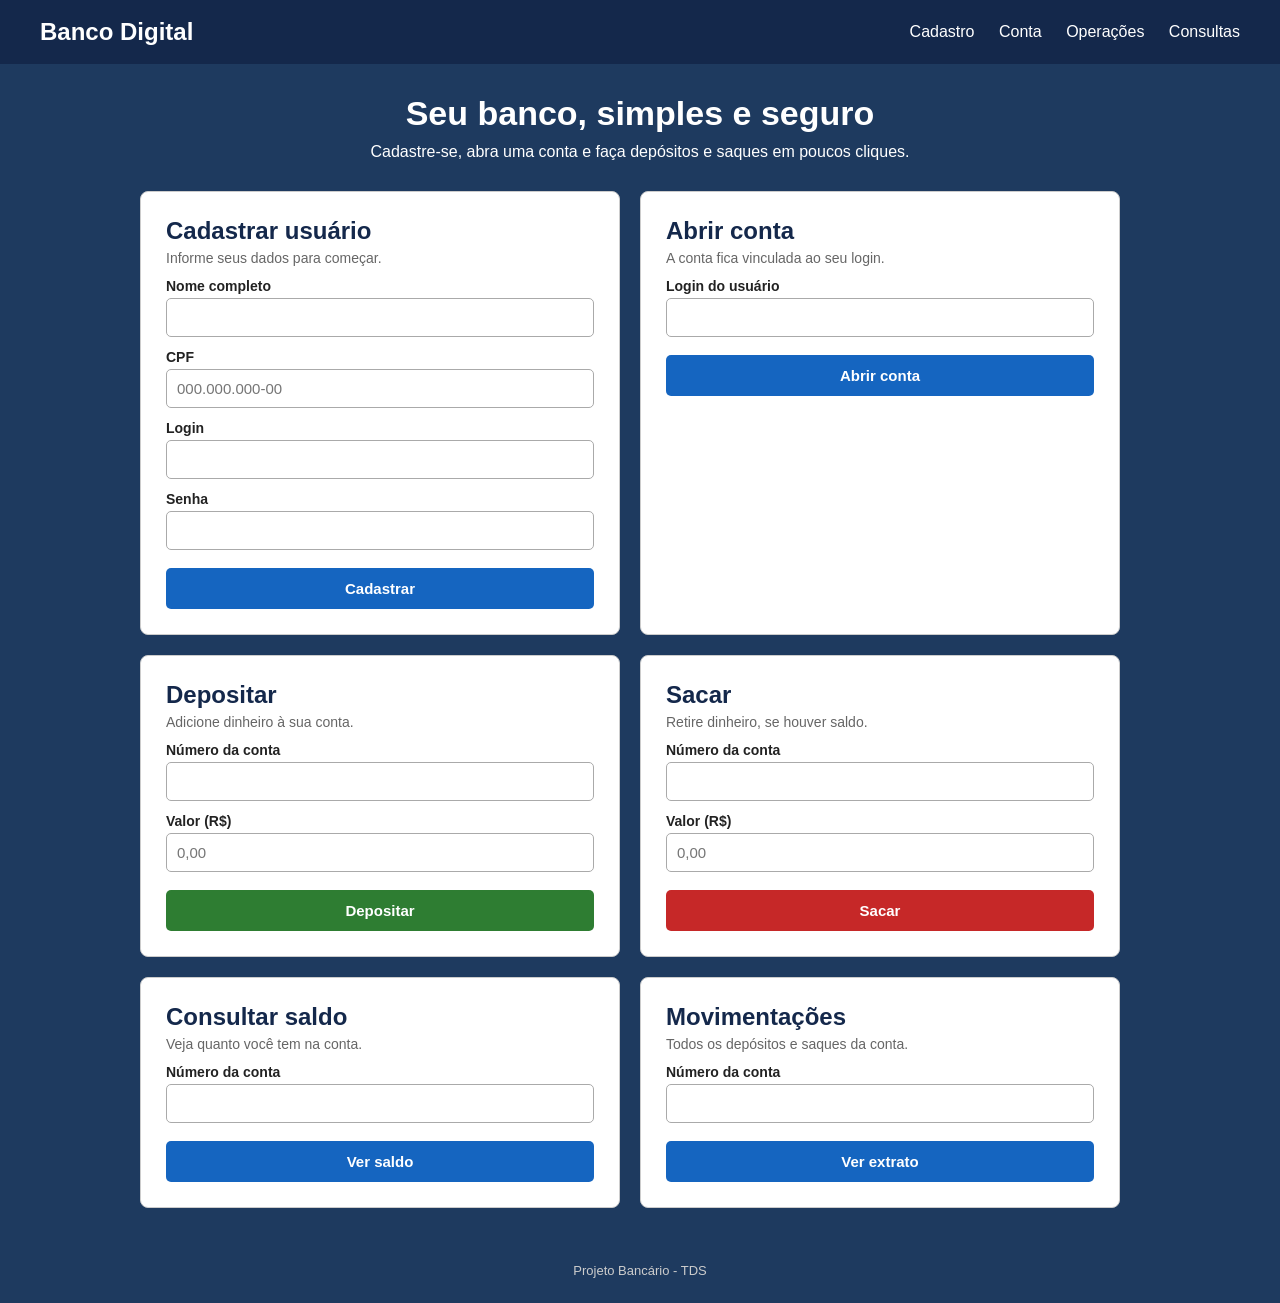
<file: EXERCICIO-BANCO/index.html>
<!DOCTYPE html>
<html lang="pt-br">
<head>
<meta charset="UTF-8">
<meta name="viewport" content="width=device-width, initial-scale=1.0">
<title>Banco Digital</title>
<link rel="stylesheet" href="style.css">
</head>
<body>

<header>
    <div class="logo">Banco Digital</div>
    <nav>
        <a href="#usuario">Cadastro</a>
        <a href="#conta">Conta</a>
        <a href="#operacoes">Operações</a>
        <a href="#consultas">Consultas</a>
    </nav>
</header>

<main>

    <section class="boas-vindas">
        <h1>Seu banco, simples e seguro</h1>
        <p>Cadastre-se, abra uma conta e faça depósitos e saques em poucos cliques.</p>
    </section>

    <div class="grade">

        <div class="cartao" id="usuario">
            <h2>Cadastrar usuário</h2>
            <p class="sub">Informe seus dados para começar.</p>
            <form action="processar.php" method="post">
                <input type="hidden" name="acao" value="cadastrar_usuario">
                <label>Nome completo</label>
                <input type="text" name="nome" required>
                <label>CPF</label>
                <input type="text" name="cpf" placeholder="000.000.000-00" required>
                <label>Login</label>
                <input type="text" name="login" required>
                <label>Senha</label>
                <input type="password" name="senha" required>
                <button class="cheio azul" type="submit">Cadastrar</button>
            </form>
        </div>

        <div class="cartao" id="conta">
            <h2>Abrir conta</h2>
            <p class="sub">A conta fica vinculada ao seu login.</p>
            <form action="processar.php" method="post">
                <input type="hidden" name="acao" value="cadastrar_conta">
                <label>Login do usuário</label>
                <input type="text" name="login" required>
                <button class="cheio azul" type="submit">Abrir conta</button>
            </form>
        </div>

        <div class="cartao" id="operacoes">
            <h2>Depositar</h2>
            <p class="sub">Adicione dinheiro à sua conta.</p>
            <form action="processar.php" method="post">
                <input type="hidden" name="acao" value="depositar">
                <label>Número da conta</label>
                <input type="number" name="conta" min="1" required>
                <label>Valor (R$)</label>
                <input type="text" name="valor" placeholder="0,00" required>
                <button class="cheio" type="submit">Depositar</button>
            </form>
        </div>

        <div class="cartao">
            <h2>Sacar</h2>
            <p class="sub">Retire dinheiro, se houver saldo.</p>
            <form action="processar.php" method="post">
                <input type="hidden" name="acao" value="sacar">
                <label>Número da conta</label>
                <input type="number" name="conta" min="1" required>
                <label>Valor (R$)</label>
                <input type="text" name="valor" placeholder="0,00" required>
                <button class="cheio vermelho" type="submit">Sacar</button>
            </form>
        </div>

        <div class="cartao" id="consultas">
            <h2>Consultar saldo</h2>
            <p class="sub">Veja quanto você tem na conta.</p>
            <form action="processar.php" method="post">
                <input type="hidden" name="acao" value="saldo">
                <label>Número da conta</label>
                <input type="number" name="conta" min="1" required>
                <button class="cheio azul" type="submit">Ver saldo</button>
            </form>
        </div>

        <div class="cartao">
            <h2>Movimentações</h2>
            <p class="sub">Todos os depósitos e saques da conta.</p>
            <form action="processar.php" method="post">
                <input type="hidden" name="acao" value="movimentacoes">
                <label>Número da conta</label>
                <input type="number" name="conta" min="1" required>
                <button class="cheio azul" type="submit">Ver extrato</button>
            </form>
        </div>

    </div>
</main>

<footer>Projeto Bancário - TDS</footer>

</body>
</html>
</file>
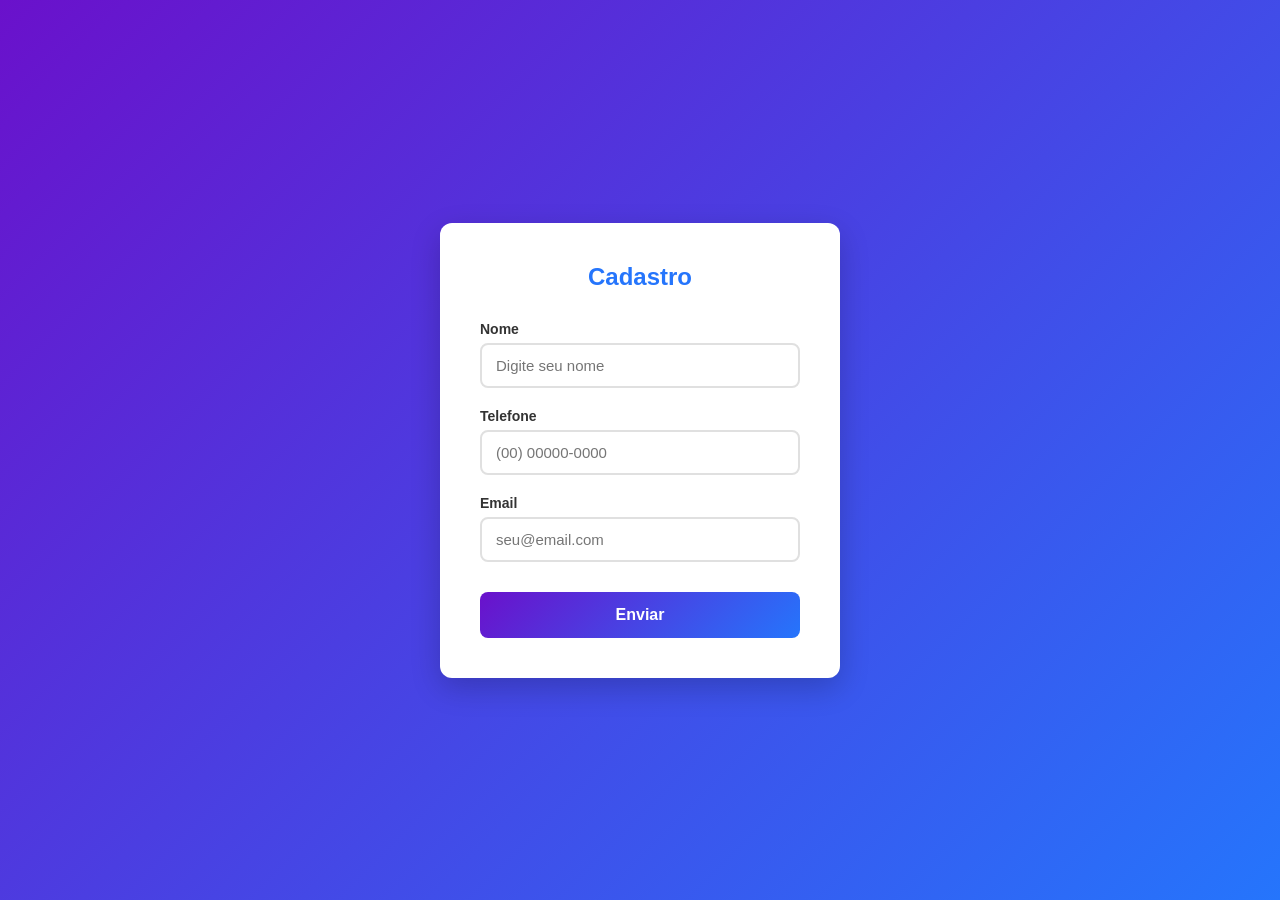
<file: AULA-16-09-JSON/exercicios/index.html>
<!DOCTYPE html>
<html lang="pt-BR">
<head>
    <meta charset="UTF-8">
    <meta name="viewport" content="width=device-width, initial-scale=1.0">
    <title>Cadastro</title>
    <style>
        * {
            box-sizing: border-box;
            margin: 0;
            padding: 0;
        }

        body {
            font-family: 'Segoe UI', Arial, sans-serif;
            background: linear-gradient(135deg, #6a11cb 0%, #2575fc 100%);
            min-height: 100vh;
            display: flex;
            align-items: center;
            justify-content: center;
            padding: 20px;
        }

        .form-container {
            background: #ffffff;
            padding: 40px;
            border-radius: 12px;
            box-shadow: 0 10px 30px rgba(0, 0, 0, 0.2);
            width: 100%;
            max-width: 400px;
        }

        h1 {
            text-align: center;
            color: #2575fc;
            margin-bottom: 30px;
            font-size: 24px;
        }

        .campo {
            margin-bottom: 20px;
        }

        label {
            display: block;
            margin-bottom: 6px;
            color: #333;
            font-weight: 600;
            font-size: 14px;
        }

        input {
            width: 100%;
            padding: 12px 14px;
            border: 2px solid #e0e0e0;
            border-radius: 8px;
            font-size: 15px;
            transition: border-color 0.3s ease, box-shadow 0.3s ease;
        }

        input:focus {
            outline: none;
            border-color: #2575fc;
            box-shadow: 0 0 0 3px rgba(37, 117, 252, 0.15);
        }

        button {
            width: 100%;
            padding: 14px;
            background: linear-gradient(135deg, #6a11cb 0%, #2575fc 100%);
            color: #fff;
            border: none;
            border-radius: 8px;
            font-size: 16px;
            font-weight: 600;
            cursor: pointer;
            margin-top: 10px;
            transition: opacity 0.3s ease, transform 0.2s ease;
        }

        button:hover {
            opacity: 0.9;
            transform: translateY(-2px);
        }

        button:active {
            transform: translateY(0);
        }
    </style>
</head>
<body>
    <div class="form-container">
        <h1>Cadastro</h1>
        <form action="cadastro.php" method="post">
            <div class="campo">
                <label for="nome">Nome</label>
                <input type="text" id="nome" name="nome" placeholder="Digite seu nome" required>
            </div>

            <div class="campo">
                <label for="telefone">Telefone</label>
                <input type="tel" id="telefone" name="telefone" placeholder="(00) 00000-0000" required>
            </div>

            <div class="campo">
                <label for="email">Email</label>
                <input type="email" id="email" name="email" placeholder="seu@email.com" required>
            </div>

            <button type="submit">Enviar</button>
        </form>
    </div>
</body>
</html>
</file>
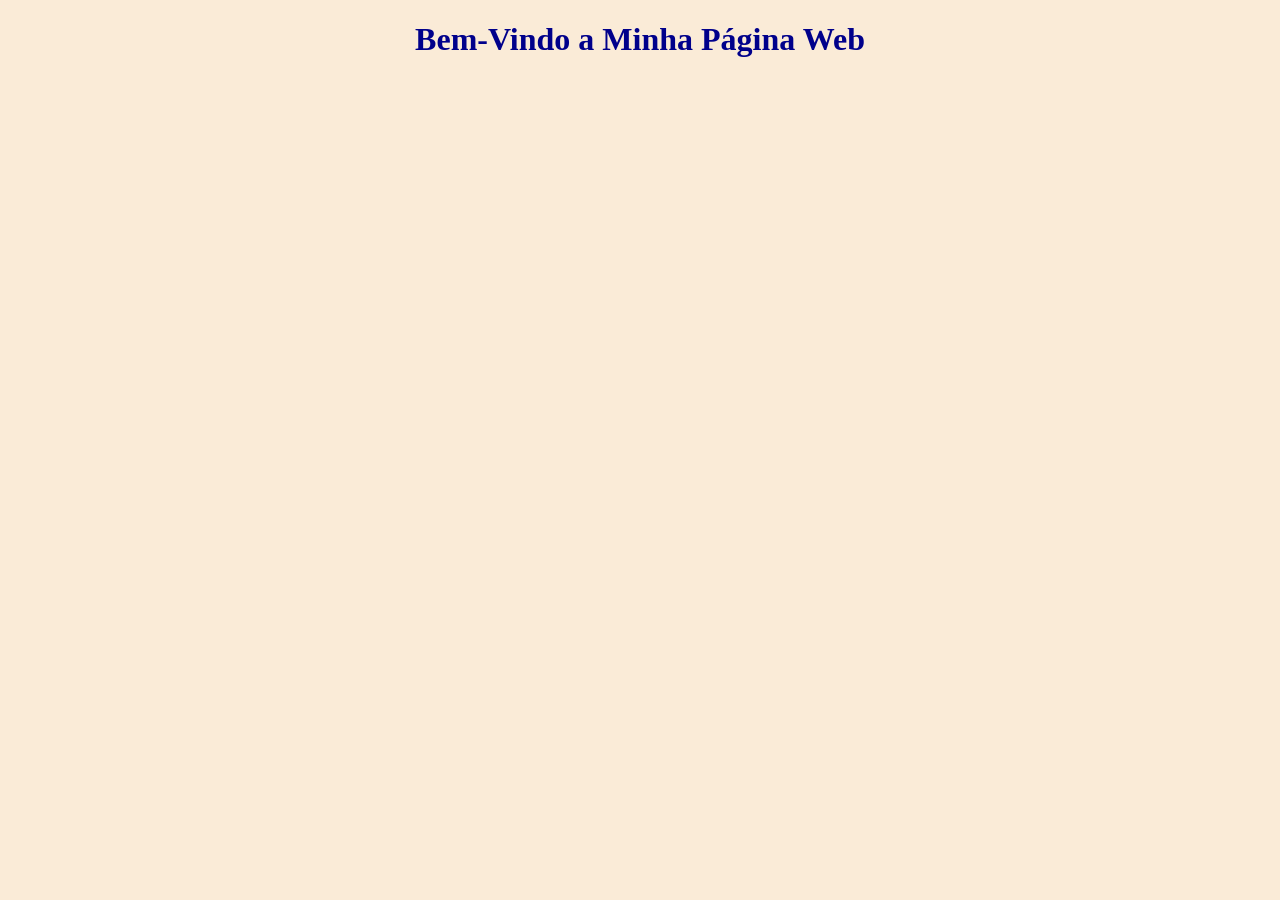
<file: AULA01-05-08/html/index.html>
<!DOCTYPE html>
<html lang="pt-br">
<head>
    <meta charset="UTF-8">
    <meta name="viewport" content="width=device-width, initial-scale=1.0">
    <title>Document</title>
    <link rel="stylesheet" href="../css/style.css">
</head>
<body>
    <h1>Bem-Vindo a Minha Página Web</h1>
</body>
</html>
</file>
<file: EXERCICIO-BANCO/style.css>
* {
    margin: 0;
    padding: 0;
    box-sizing: border-box;
}

body {
    font-family: Arial, Helvetica, sans-serif;
    background-color: #1e3a5f;
    color: #222;
}

header {
    background-color: #14284b;
    color: white;
    padding: 18px 40px;
    display: flex;
    justify-content: space-between;
    align-items: center;
}

.logo {
    font-size: 24px;
    font-weight: bold;
}

nav a {
    color: white;
    text-decoration: none;
    margin-left: 20px;
}

nav a:hover {
    text-decoration: underline;
}

main {
    width: 1000px;
    max-width: 95%;
    margin: 30px auto;
}

.boas-vindas {
    text-align: center;
    color: white;
    margin-bottom: 30px;
}

.boas-vindas h1 {
    font-size: 34px;
    margin-bottom: 10px;
}

.grade {
    display: flex;
    flex-wrap: wrap;
    gap: 20px;
}

.cartao {
    background-color: white;
    width: 48%;
    padding: 25px;
    border-radius: 8px;
    border: 1px solid #ccc;
}

.cartao h2 {
    margin-bottom: 5px;
    color: #14284b;
}

.sub {
    color: #666;
    font-size: 14px;
    margin-bottom: 10px;
}

label {
    display: block;
    margin-top: 12px;
    margin-bottom: 4px;
    font-size: 14px;
    font-weight: bold;
}

input {
    width: 100%;
    padding: 10px;
    border: 1px solid #aaa;
    border-radius: 5px;
    font-size: 15px;
}

input:focus {
    border-color: #2e7d32;
    outline: none;
}

button {
    border: none;
    border-radius: 5px;
    padding: 12px;
    font-size: 15px;
    font-weight: bold;
    color: white;
    background-color: #2e7d32;
    cursor: pointer;
}

button:hover {
    opacity: 0.85;
}

.cheio {
    width: 100%;
    margin-top: 18px;
}

.azul {
    background-color: #1565c0;
}

.vermelho {
    background-color: #c62828;
}

.resultado {
    width: 500px;
    max-width: 100%;
    margin: 40px auto;
}

.saida {
    background-color: #eeeeee;
    border-left: 5px solid #1565c0;
    padding: 15px;
    margin: 15px 0;
    line-height: 1.8;
}

.voltar {
    display: inline-block;
    background-color: #2e7d32;
    color: white;
    text-decoration: none;
    padding: 10px 20px;
    border-radius: 5px;
    font-weight: bold;
}

.voltar:hover {
    opacity: 0.85;
}

footer {
    text-align: center;
    color: #ccc;
    font-size: 13px;
    padding: 25px 0;
}

@media (max-width: 700px) {
    .cartao {
        width: 100%;
    }

    header {
        flex-direction: column;
        gap: 10px;
    }
}
</file>
<file: AULA01-05-08/css/style.css>
body {
    background-color: antiquewhite;
}
h1 {
    text-align: center;
    color: darkblue
}
</file>
